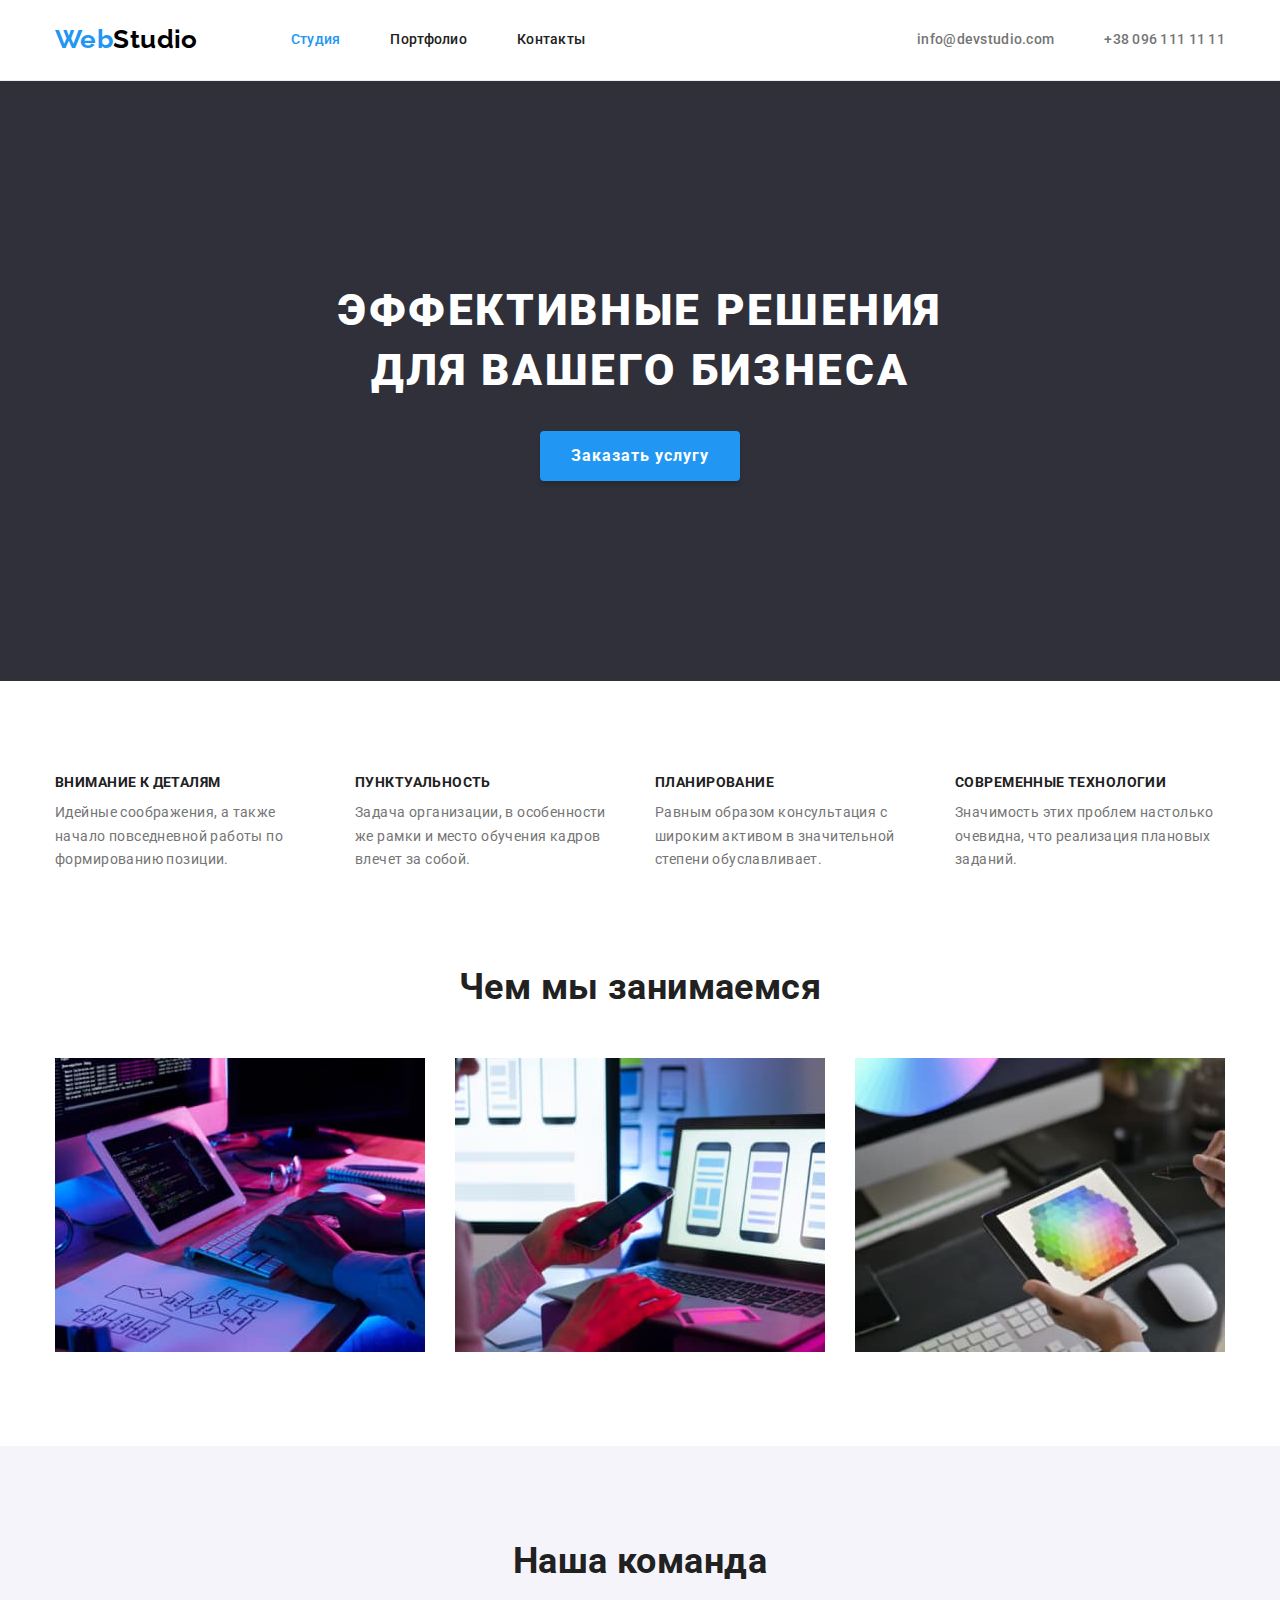
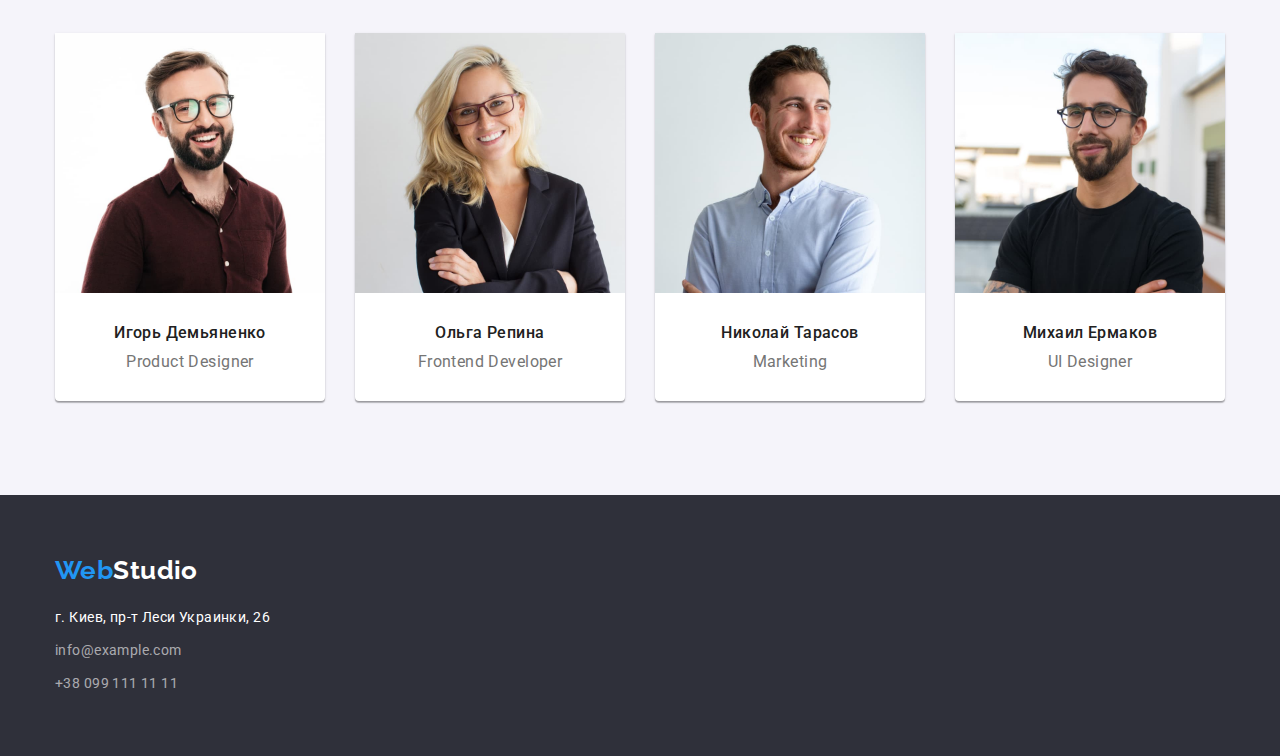
<file: index.html>
<!DOCTYPE html>
<html lang="ru">
<head>
    <meta charset="UTF-8">
    <meta http-equiv="X-UA-Compatible" content="IE=edge">
    <meta name="viewport" content="width=device-width, initial-scale=1.0">
    <title>Web Studio</title>
    <link rel="preconnect" href="https://fonts.googleapis.com">
    <link rel="preconnect" href="https://fonts.gstatic.com" crossorigin>
    <link href="https://fonts.googleapis.com/css2?family=Raleway:wght@700&family=Roboto:wght@400;500;700;900&display=swap" rel="stylesheet">
    <link rel="stylesheet" href="https://cdnjs.cloudflare.com/ajax/libs/modern-normalize/1.1.0/modern-normalize.min.css">
    <link rel="stylesheet" href="./css/styles.css">
</head>
<body>
    <header class="page-header">
        <div class="container header-content">
            <nav class="header-nav">
                <a href="./index.html" class="logo link">Web<span class="logo-style">Studio</span></a>
                <ul class="site-nav list">
                    <li class="nav-item">
                        <a href="./index.html" class="link style-link current">Студия</a>
                    </li>
                    <li class="nav-item">
                        <a href="./portfolio.html" class="link style-link">Портфолио</a>
                    </li>
                    <li class="nav-item">
                        <a href="" class="link style-link">Контакты</a>
                    </li>
                </ul>
            </nav>
            <ul class="contacts list">
                <li class="contacts-item">
                    <a href="mailto:info@devstudio.com" class="link style-link">info@devstudio.com</a>
                </li>
                <li class="contacts-item">
                    <a href="tel:+380961111111" class="link style-link">+38 096 111 11 11</a>
                </li>
            </ul>
        </div> 
    </header>
    <main>
        <section class="hero section">
            <div class="container">
                <h1 class="hero-title">Эффективные решения для вашего бизнеса</h1>
                <button type="button" class="button-primary button">Заказать услугу</button>
            </div>
        </section>
        <section class="features section">
            <div class="container">
                <h2 class="visually-hidden">Наши преимущества</h2>
                <ul class="features-list list">
                    <li class="features-item">
                        <h3 class="title">Внимание к деталям</h3>
                        <p class="description">Идейные соображения, а также начало повседневной работы по формированию позиции.</p>
                    </li>
                    <li class="features-item">
                        <h3 class="title">Пунктуальность</h3>
                        <p class="description">Задача организации, в особенности же рамки и место обучения кадров влечет за собой.</p>
                    </li>
                    <li class="features-item">
                        <h3 class="title">Планирование</h3>
                        <p class="description">Равным образом консультация с широким активом в значительной степени обуславливает.</p>
                    </li>
                    <li class="features-item">
                        <h3 class="title">Современные технологии</h3>
                        <p class="description">Значимость этих проблем настолько очевидна, что реализация плановых заданий.</p>
                    </li>
                </ul>
            </div>
        </section>
        <section class="works section">
            <div class="container">
                <h2 class="section-title">Чем мы занимаемся</h2>
                <ul class="works-list list">
                    <li class="works-item">
                        <img src="./images/algorithm.jpg" alt="Программные алгоритмы" width="370"/>
                    </li>
                    <li class="works-item">
                        <img src="./images/mobile-version.jpg" alt="Мобильные версии сайтов" width="370"/>
                    </li>
                    <li class="works-item">
                        <img src="./images/palette.jpg" alt="Веб-дизайн страницы" width="370"/>
                    </li>
                </ul>
            </div>
        </section>
        <section class="team section">
            <div class="container">
                <h2 class="section-title">Наша команда</h2>
                <ul class="team-list list">
                    <li class="team-card">
                    <img src="./images/product-designer.jpg" alt="фото Игорь Демьяненко" width="270"/>
                    <div class="card-info">
                        <h3 class="team-name">Игорь Демьяненко</h3>
                        <p class="team-position">Product Designer</p>
                    </div>
                    </li>
                    <li class="team-card">
                        <img src="./images/frontend-developer.jpg" alt="фото Ольга Репина" width="270"/>
                        <div class="card-info">
                            <h3 class="team-name">Ольга Репина</h3>
                            <p class="team-position">Frontend Developer</p>
                        </div>
                    </li>
                    <li class="team-card">
                        <img src="./images/marketing.jpg" alt="фото Николай Тарасов" width="270"/>
                        <div class="card-info">
                            <h3 class="team-name">Николай Тарасов</h3>
                            <p class="team-position">Marketing</p>
                        </div>
                    </li>
                    <li class="team-card">
                        <img src="./images/ui-designer.jpg" alt="фото Михаил Ермаков" width="270"/>
                        <div class="card-info">
                            <h3 class="team-name">Михаил Ермаков</h3>
                            <p class="team-position">UI Designer</p>
                        </div>
                    </li>
                </ul>
            </div>
        </section>
    </main>
    <footer class="page-footer">
        <div class="container">
            <a href="./index.html" class="logo link">Web<span class="logo-style">Studio</span></a>
            <address class="address">
                <ul class="list">
                    <li class="address-item">
                        <a href="https://goo.gl/maps/xcSp11HHqq7f2ZJx7" target="_blank" rel="noopener nofollow noreferrer" class="location link">г. Киев, пр-т Леси
                            Украинки, 26</a>
                    </li>
                    <li class="address-item">
                        <a href="mailto:info@example.com" class="link style-link info">info@example.com</a>
                    </li>
                    <li class="address-item">
                        <a href="tel:+380991111111" class="link style-link info">+38 099 111 11 11</a>
                    </li>
                </ul>
            </address>
        </div>
    </footer>
</body>
</html>
</file>
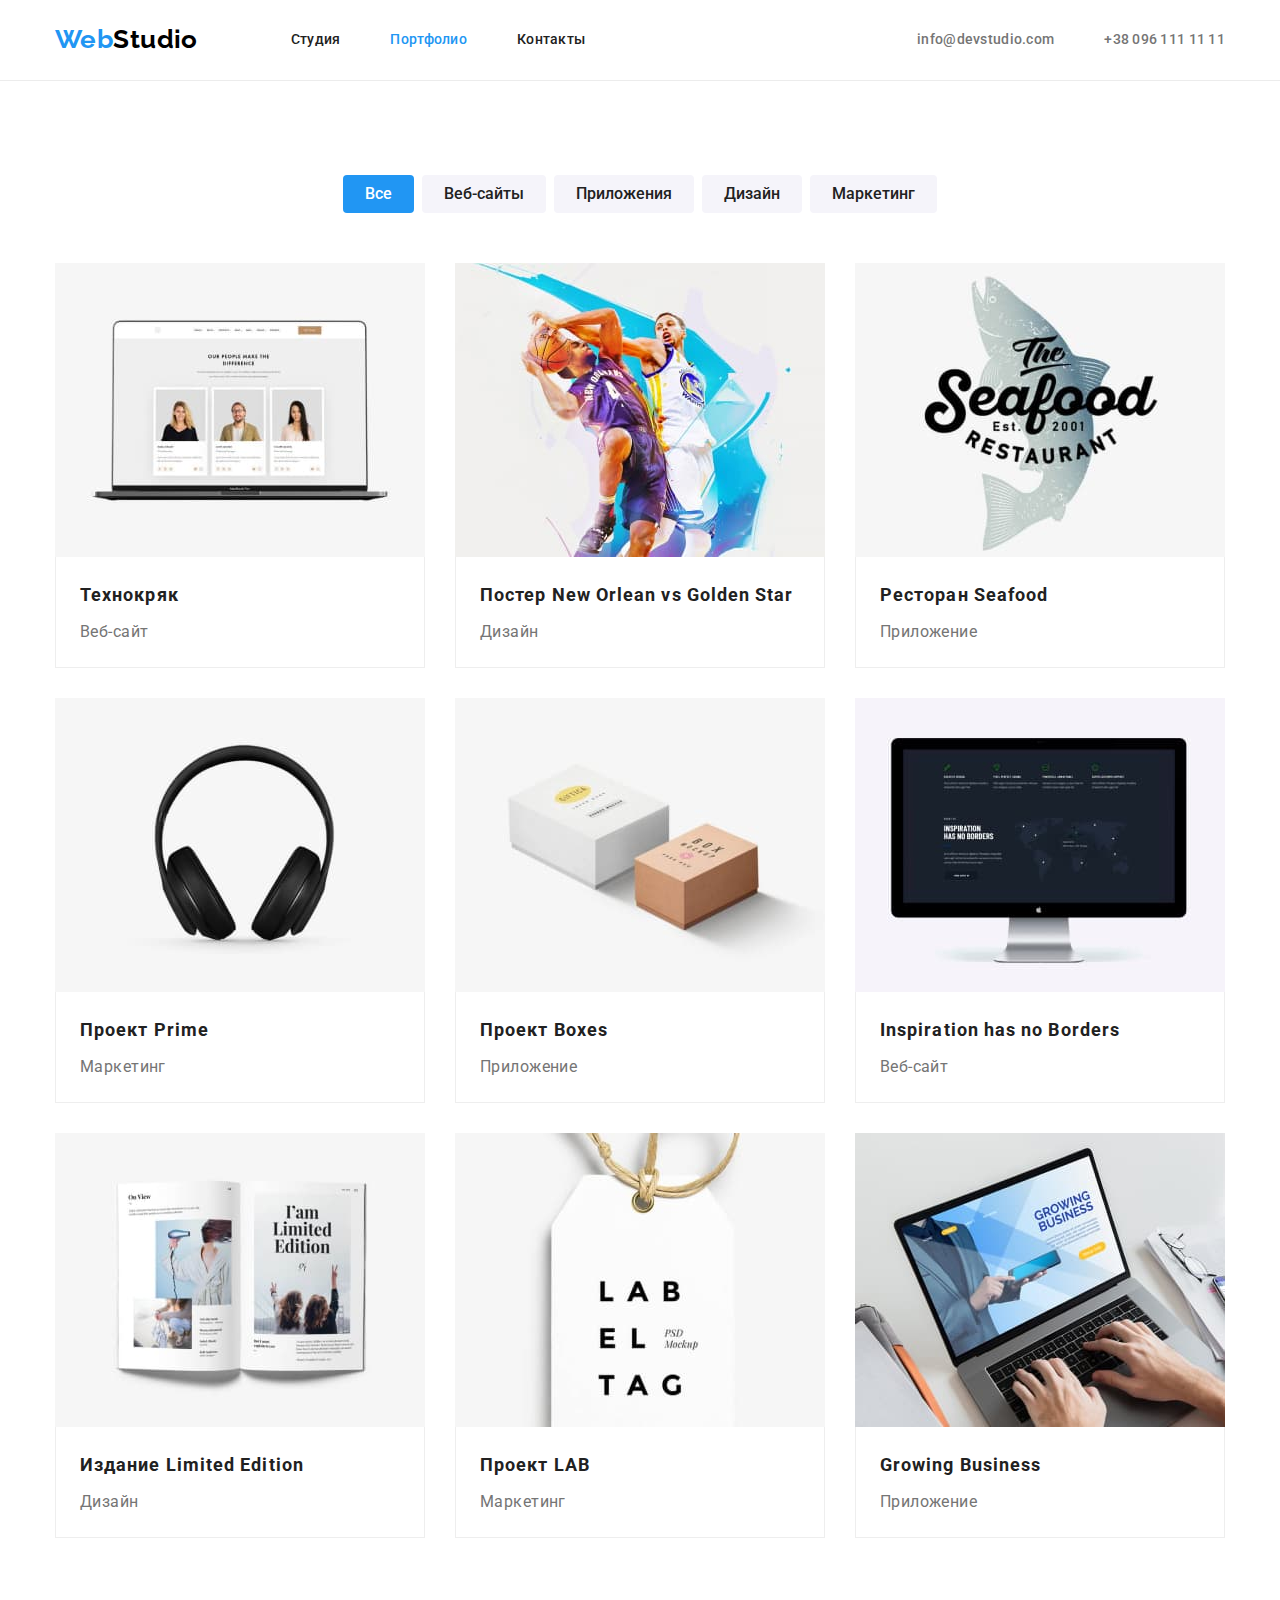
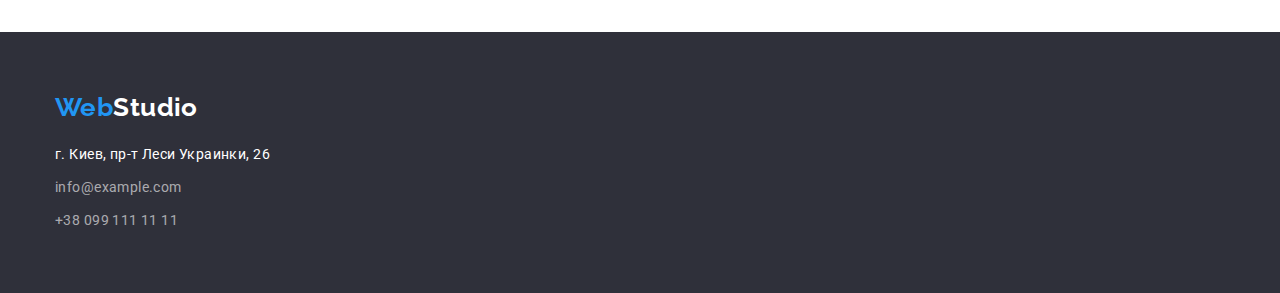
<file: portfolio.html>
<!DOCTYPE html>
<html lang="en">
<head>
    <meta charset="UTF-8">
    <meta http-equiv="X-UA-Compatible" content="IE=edge">
    <meta name="viewport" content="width=device-width, initial-scale=1.0">
    <title>Портфолио</title>
    <link rel="preconnect" href="https://fonts.googleapis.com">
    <link rel="preconnect" href="https://fonts.gstatic.com" crossorigin>
    <link href="https://fonts.googleapis.com/css2?family=Raleway:wght@700&family=Roboto:wght@400;500;700;900&display=swap" rel="stylesheet">
    <link rel="stylesheet" href="https://cdnjs.cloudflare.com/ajax/libs/modern-normalize/1.1.0/modern-normalize.min.css">
    <link rel="stylesheet" href="./css/styles.css">
</head>
<body>
    <header class="page-header">
        <div class="container header-content">
            <nav class="header-nav">
                <a href="./index.html" class="logo link">Web<span class="logo-style">Studio</span></a>
                <ul class="site-nav list">
                    <li class="nav-item">
                        <a href="./index.html" class="link style-link">Студия</a>
                    </li>
                    <li class="nav-item">
                        <a href="./portfolio.html" class="link style-link current">Портфолио</a>
                    </li>
                    <li class="nav-item">
                        <a href="" class="link style-link">Контакты</a>
                    </li>
                </ul>
            </nav>
            <ul class="contacts list">
                <li class="contacts-item">
                    <a href="mailto:info@devstudio.com" class="link style-link">info@devstudio.com</a>
                </li>
                <li class="contacts-item">
                    <a href="tel:+380961111111" class="link style-link">+38 096 111 11 11</a>
                </li>
            </ul>
        </div>
    </header>
    <main>
        <section class="portfolio section">
            <div class="container">
                <h1 class="visually-hidden">Портфолио</h1>
                <ul class="portfolio-buttons list">
                    <li class="filter-item"><button type="button" class="filter-button button current">Все</button></li>
                    <li class="filter-item"><button type="button" class="filter-button button">Веб-сайты</button></li>
                    <li class="filter-item"><button type="button" class="filter-button button">Приложения</button></li>
                    <li class="filter-item"><button type="button" class="filter-button button">Дизайн</button></li>
                    <li class="filter-item"><button type="button" class="filter-button button">Маркетинг</button></li>
                </ul>
                <ul class="gallery list">
                    <li class="gallery-item">
                        <a href="" class="link">
                            <img src="./images/tech.jpg" alt="Ноутбук" width="370"/>
                            <div class="gallery-info">
                                <h2 class="gallery-title">Технокряк</h2>
                                <p class="description">Веб-сайт</p>
                            </div>
                        </a>
                    </li>
                    <li class="gallery-item">
                        <a href="" class="link">
                            <img src="./images/poster.jpg" alt="Два баскетболиста" width="370"/>
                            <div class="gallery-info">
                                <h2 class="gallery-title">Постер New Orlean vs Golden Star</h2>
                                <p class="description">Дизайн</p>
                            </div>
                        </a>
                    </li>
                    <li class="gallery-item">
                        <a href="" class="link">
                            <img src="./images/seafood.jpg" alt="Логотип ресторана Seafood" width="370"/>
                            <div class="gallery-info">
                                <h2 class="gallery-title">Ресторан Seafood</h2>
                                <p class="description">Приложение</p>
                            </div>
                        </a>
                    </li>
                    <li class="gallery-item">
                        <a href="" class="link">
                            <img src="./images/prime.jpg" alt="Наушники" width="370"/>
                            <div class="gallery-info">
                                <h2 class="gallery-title">Проект Prime</h2>
                                <p class="description">Маркетинг</p>
                            </div>
                        </a>
                    </li>
                    <li class="gallery-item">
                        <a href="" class="link">
                            <img src="./images/boxes.jpg" alt="Две коробки" width="370"/>
                            <div class="gallery-info">
                                <h2 class="gallery-title">Проект Boxes</h2>
                                <p class="description">Приложение</p>
                            </div>
                        </a>
                    </li>
                    <li class="gallery-item">
                        <a href="" class="link">
                            <img src="./images/inspiration.jpg" alt="Интерфейс сайта" width="370"/>
                            <div class="gallery-info">
                                <h2 class="gallery-title">Inspiration has no Borders</h2>
                                <p class="description">Веб-сайт</p>
                            </div>
                        </a>
                    </li>
                    <li class="gallery-item">
                        <a href="" class="link">
                            <img src="./images/limited-edition.jpg" alt="Журнал" width="370"/>
                            <div class="gallery-info">
                                <h2 class="gallery-title">Издание Limited Edition</h2>
                                <p class="description">Дизайн</p>
                            </div>
                        </a>
                    </li>
                    <li class="gallery-item">
                        <a href="" class="link">
                            <img src="./images/lab.jpg" alt="Бирка" width="370"/>
                            <div class="gallery-info">
                                <h2 class="gallery-title">Проект LAB</h2>
                                <p class="description">Маркетинг</p>
                            </div>
                        </a>
                    </li>
                    <li class="gallery-item">
                        <a href="" class="link">
                            <img src="./images/growing-business.jpg" alt="Бизнес сайт" width="370"/>
                            <div class="gallery-info">
                                <h2 class="gallery-title">Growing Business</h2>
                                <p class="description">Приложение</p>
                            </div>
                        </a>
                    </li>
                </ul>
            </div>
        </section>
    </main>
    <footer class="page-footer">
        <div class="container">
            <a href="./index.html" class="logo link">Web<span class="logo-style">Studio</span></a>
            <address class="address">
                <ul class="list">
                    <li class="address-item">
                        <a href="https://goo.gl/maps/xcSp11HHqq7f2ZJx7" target="_blank" rel="noopener nofollow noreferrer"
                            class="location link">г. Киев, пр-т Леси
                            Украинки, 26</a>
                    </li>
                    <li class="address-item">
                        <a href="mailto:info@example.com" class="link style-link info">info@example.com</a>
                    </li>
                    <li class="address-item">
                        <a href="tel:+380991111111" class="link style-link info">+38 099 111 11 11</a>
                    </li>
                </ul>
            </address>
        </div>
    </footer>
</body>
</html>
</file>
<file: css/styles.css>
:root {
    --primary-text-color: #757575;
    --secondary-text-color: #212121;
    --accent-color: #2196F3;
    --primary-white-color: #ffffff;
    --secondary-bg-color: #F5F4FA;
    --footer-bg-color: #2F303A;
    --footer-text-color: rgba(255, 255, 255, 0.6);
    --page-text-size: 14px;
}

/* reset */

html {
    box-sizing: border-box;
}

*,
*::after,
*::before {
    box-sizing: inherit;
}

h1,
h2,
h3,
h4,
h5,
h6,
p {
    margin-top: 0;
    margin-bottom: 0;
}

.list {
    list-style: none;
    padding-left: 0;
    margin: 0;
}

.link {
    text-decoration: none;
    color: inherit;
}

img {
    display: block;
    max-width: 100%;
    height: auto;
}

address {
    font-style: normal;
}

/* main style */

body {
    font-family: 'Roboto', sans-serif;
    font-size: var(--page-text-size);
    letter-spacing: 0.03em;
    color: var(--primary-text-color);
    background-color: var(--primary-white-color);
}

.visually-hidden {
    position: absolute;
    width: 1px;
    height: 1px;
    margin: -1px;
    border: 0;
    padding: 0;
    white-space: nowrap;
    clip-path: inset(100%);
    clip: rect(0 0 0 0);
    overflow: hidden;
}

.container {
    width: 1200px;
    padding: 0 15px;
    margin: 0 auto;
}

.section {
    padding: 94px 0;
}

/* button */
.button {
    border-radius: 4px;
    border: none;
    font-size: 16px;
    cursor: pointer;
}

/* logo */
.logo {
    font-family: 'Raleway', sans-serif;
    font-weight: 700;
    font-size: 26px;
    line-height: 1.2;
    color: var(--accent-color);
}

.logo-style {
    color: #000000;
}

/* header */
.page-header {
    border-bottom: 1px solid #ECECEC;
}

.header-content {
    display: flex;
}

.header-nav {
    display: flex;
    align-items: center;
}

.site-nav {
    display: flex;
    margin-left: 93px;
}

.nav-item:not(:last-child) {
    margin-right: 50px;
}

.site-nav .link,
.contacts .link {
    display: block;
    padding: 32px 0;

    font-weight: 500;
    line-height: 1.14;
    letter-spacing: 0.02em;
    color: var(--secondary-text-color);
}

.site-nav .link.current {
    color: var(--accent-color);
}

.contacts {
    display: flex;
    margin-left: auto;
}

.contacts-item:not(:last-child) {
    margin-right: 50px;
}

.contacts .link {
   color: var(--primary-text-color);
}

/* hero */
.hero {
    padding: 200px 0;

    text-align: center;
    background-color: var(--footer-bg-color);
}

.hero-title {
    max-width: 696px;
    margin: 0 auto 30px;

    font-weight: 900;
    font-size: 44px;
    line-height: 1.36;
    letter-spacing: 0.06em;
    text-transform: uppercase;
    color: var(--primary-white-color);
}

.button-primary {
    min-width: 200px;
    height: 50px;
    box-shadow: 0px 4px 4px rgba(0, 0, 0, 0.15);

    font-weight: 700;
    line-height: 1.88;
    letter-spacing: 0.06em;
    color: var(--primary-white-color);
    background-color: var(--accent-color);
}

/* features */
.features {
    padding-bottom: 47px;
}

.features-list {
    display: flex;
}

.features-item {
    width: calc((100% - 90px) / 4);
    margin-right: 30px;
}

.features-item:last-child {
    margin-right: 0;
}

.features .title {  
    margin-bottom: 10px;
    
    font-size: var(--page-text-size);
    line-height: 1.14;
    text-transform: uppercase;
    color: var(--secondary-text-color);
}

.features .description {
    line-height: 1.71;
}

/* section */
.section-title {
    margin-bottom: 50px;

    font-size: 36px;
    line-height: 1.17;
    text-align: center;
    color: var(--secondary-text-color);
}

/* works */
.works {
    padding-top: 47px;
}

.works-list {
    display: flex;
}

.works-item {
    width: calc((100% - 60px) / 3);
}

.works-item:not(:last-child) {
    margin-right: 30px;
}

/* team */
.team {
    background-color: var(--secondary-bg-color);
}

.team-list {
    display: flex;
}

.team-card {
    width: calc((100% - 90px) / 4);
    text-align: center;
    box-shadow: 0px 1px 3px rgba(0, 0, 0, 0.12), 0px 1px 1px rgba(0, 0, 0, 0.14), 0px 2px 1px rgba(0, 0, 0, 0.2);
    border-radius: 0px 0px 4px 4px;
    background-color: var(--primary-white-color);
}

.team-card:not(:last-child) {
    margin-right: 30px;
}

.card-info {
    padding: 30px 0;
}

.team-name {
    margin-bottom: 10px;
    font-weight: 500;
    font-size: 16px;
    line-height: 1.2;
    color: var(--secondary-text-color);
}

.team-position {
    font-size: 16px;
    line-height: 1.2;
}

/* footer */
.page-footer {
    padding: 60px 0;
    background-color: var(--footer-bg-color);
}

.page-footer .logo {
    display: block;
    margin-bottom: 20px;
}

.page-footer .logo-style {
    color: var(--primary-white-color);
}

.address {
    line-height: 1.71;
}

.address-item {
    margin-bottom: 9px;
}

.address-item:last-child {
    margin-bottom: 0;
}

.page-footer .info {
    color: var(--footer-text-color);
}

.page-footer .location {
    color: var(--primary-white-color);
}

.style-link:hover,
.style-link:focus {
    color: var(--accent-color);
}

/* Portfolio page */
.portfolio-buttons {
    display: flex;
    justify-content: center;
    margin-bottom: 50px;
}

.filter-item:not(:last-child) {
    margin-right: 8px;
}

.filter-button {
    padding: 6px 22px;

    font-weight: 500;
    line-height: 1.62;
    color: var(--secondary-text-color);
    background-color: var(--secondary-bg-color);
}

.filter-button:hover,
.filter-button:focus,
.filter-button.current {
    color: var(--primary-white-color);
    background-color: var(--accent-color);
}

/* gallery */
.gallery {
    display: flex;
    flex-wrap: wrap;
}

.gallery-item {
    width: calc((100% - 60px) / 3);
}

.gallery-item:not(:nth-child(3n)) {
    margin-right: 30px;
}

.gallery-item:not(:nth-last-child(-n + 3)) {
    margin-bottom: 30px;
}

.gallery-info {
    padding: 20px 24px;
    border-left: 1px solid #eeeeee;
    border-right: 1px solid #eeeeee;
    border-bottom: 1px solid #eeeeee;
}

.gallery-title {
    margin-bottom: 4px;
    font-size: 18px;
    line-height: 2;
    letter-spacing: 0.06em;
    color: var(--secondary-text-color);
}

.gallery .description {
    font-size: 16px;
    line-height: 1.88;
    color: var(--primary-text-color);
}
</file>
